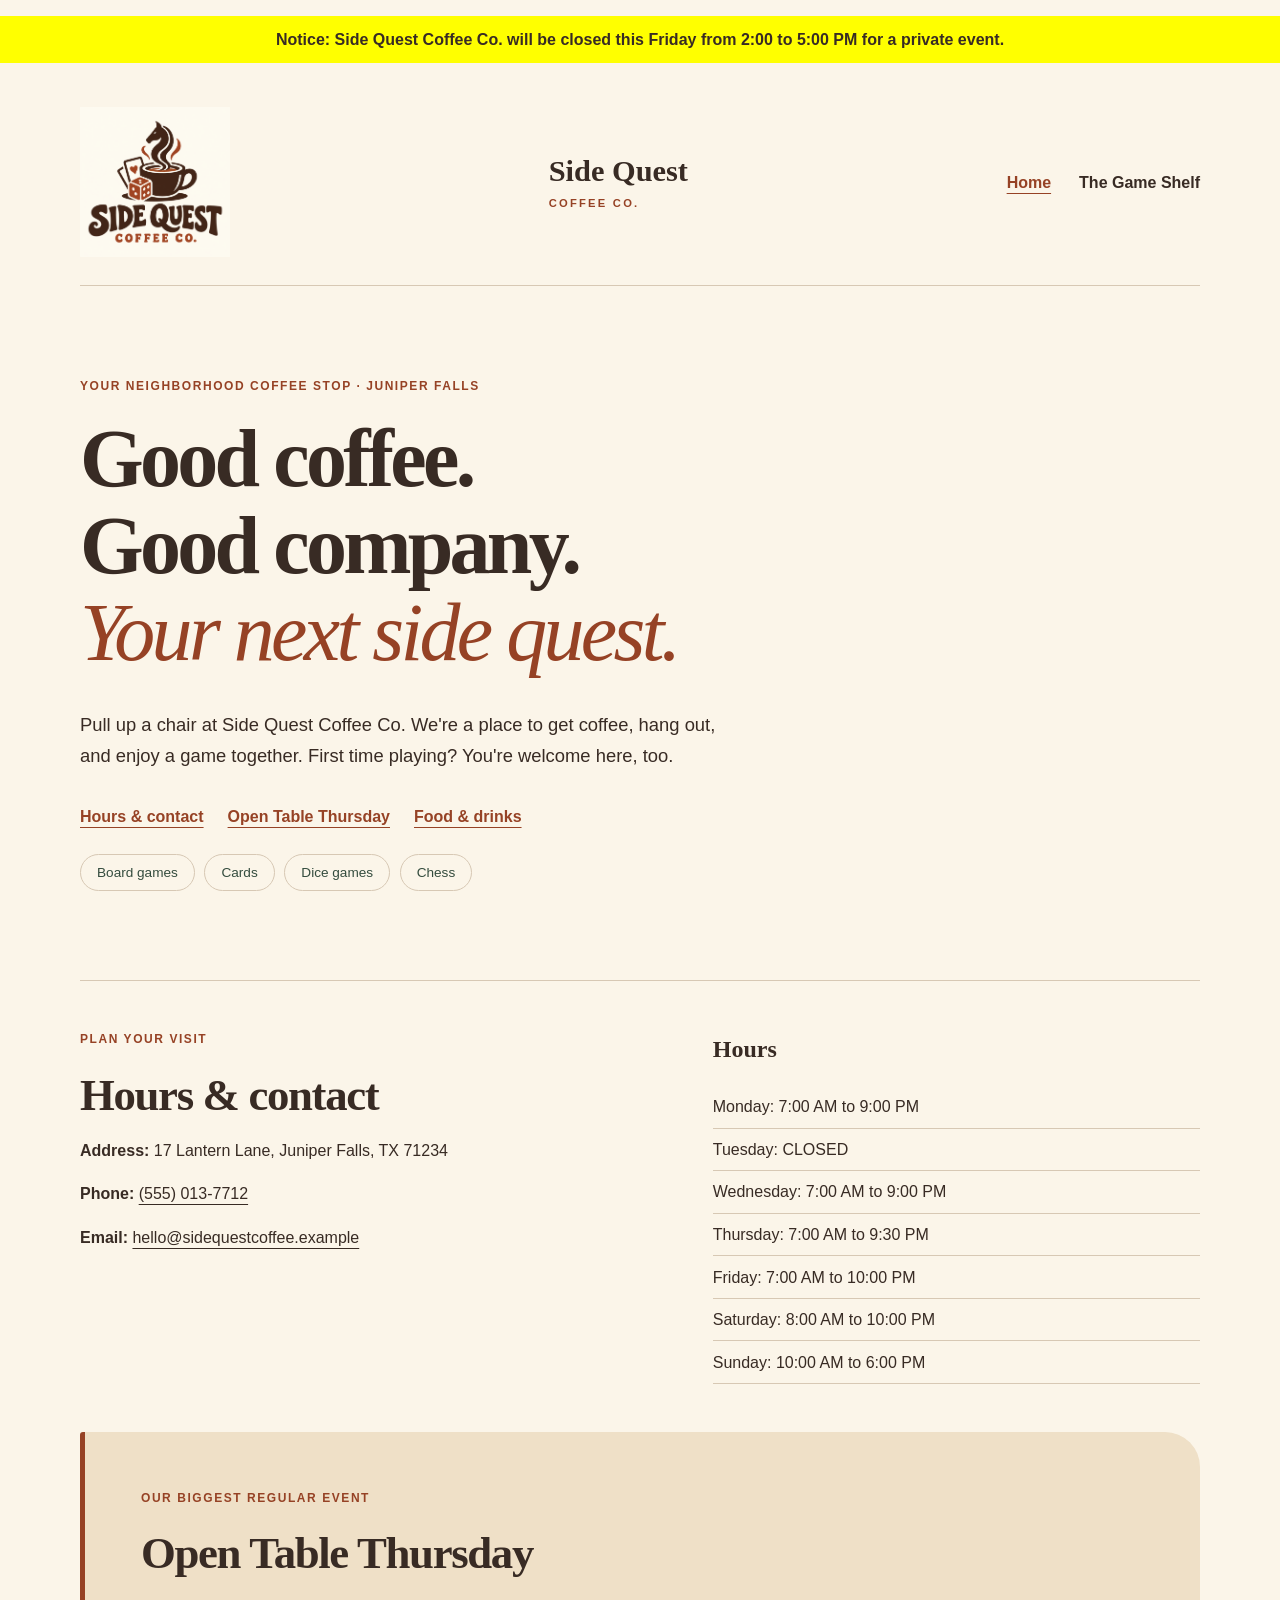
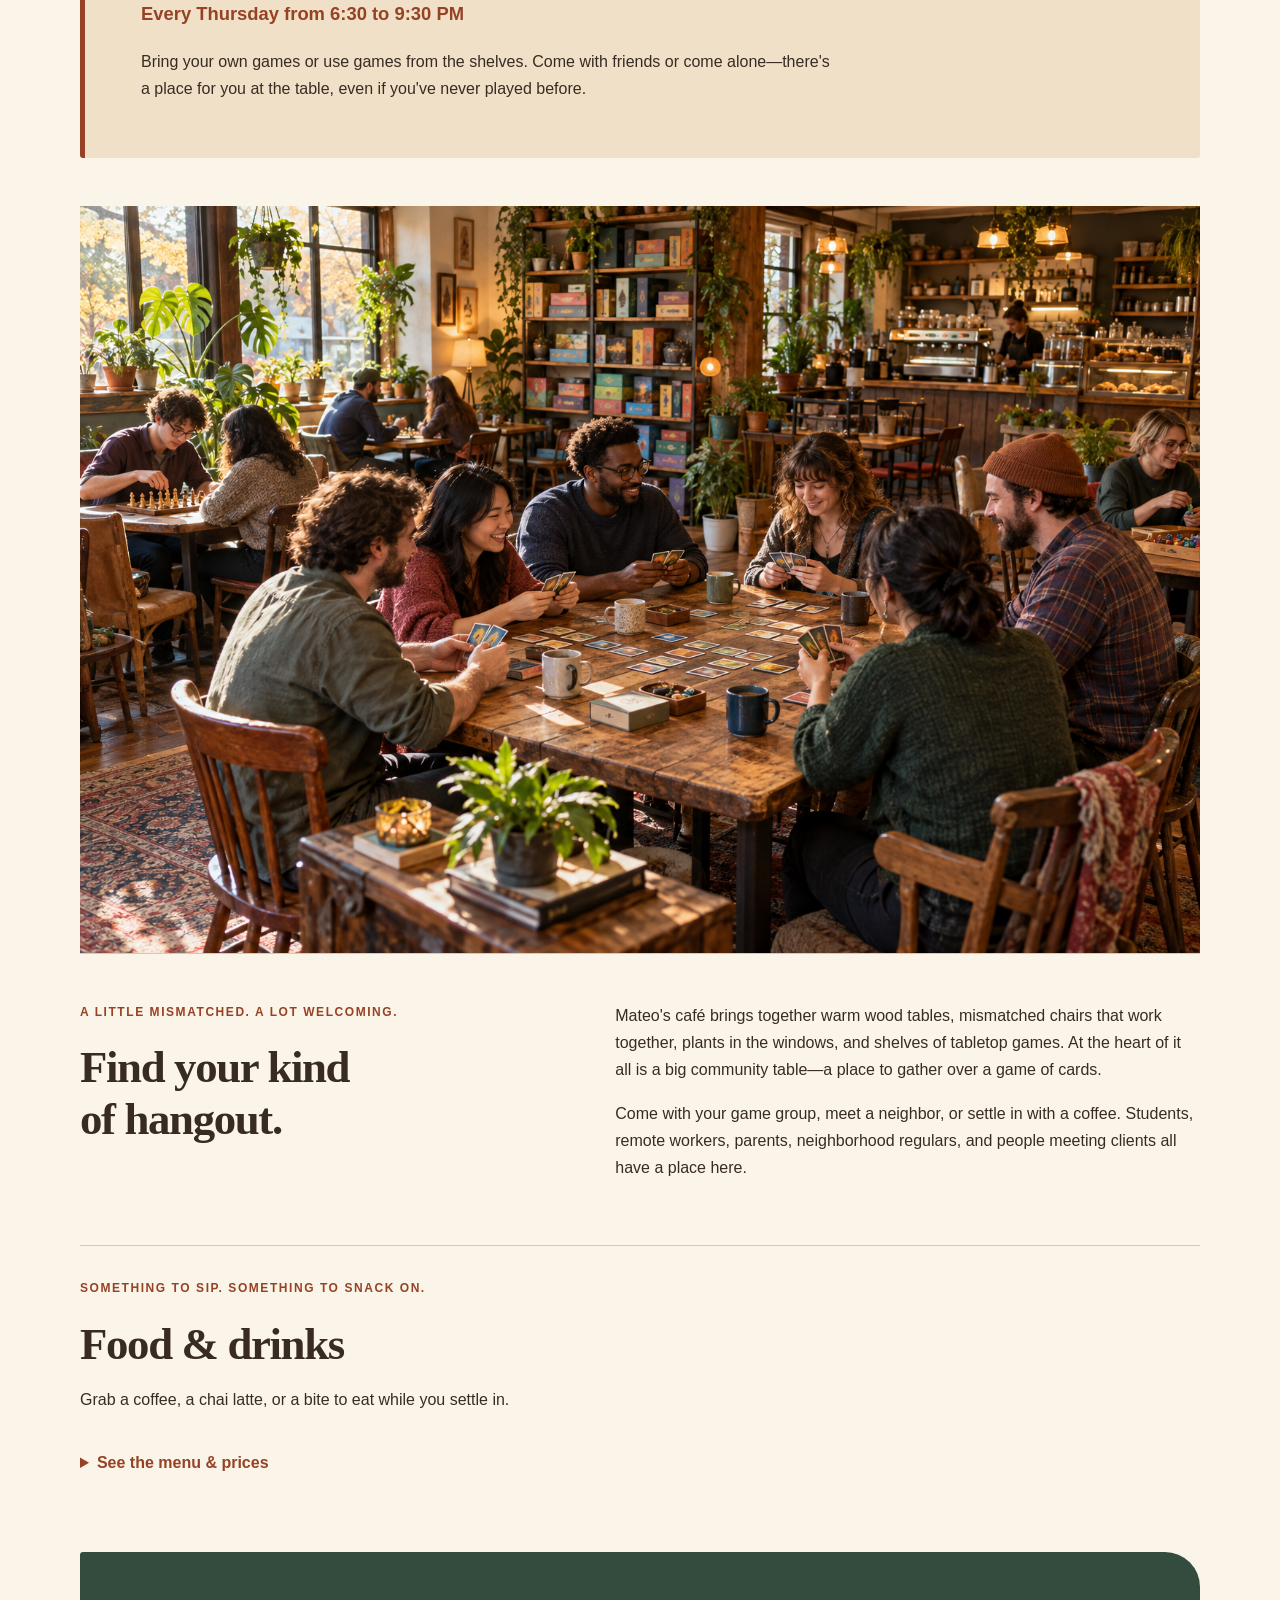
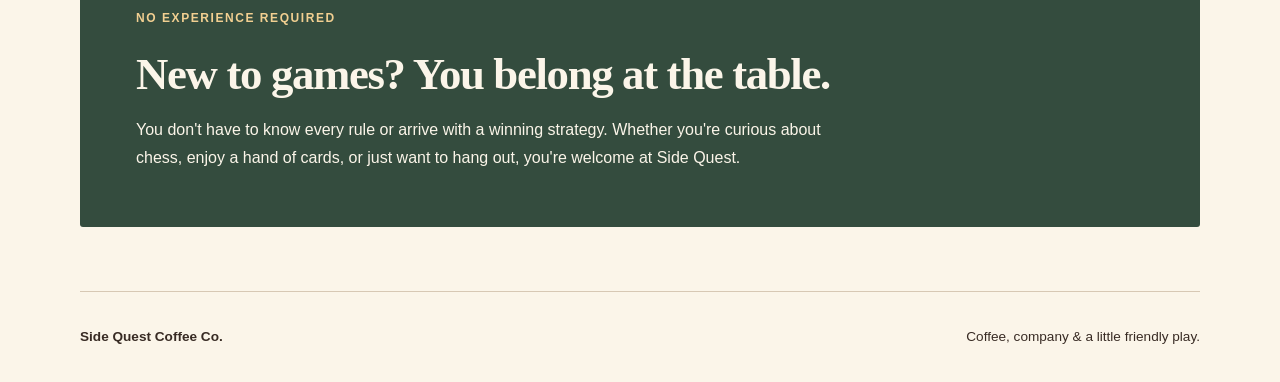
<file: index.html>
<!DOCTYPE html>
<html lang="en">
<head>
  <meta charset="UTF-8">
  <meta name="viewport" content="width=device-width, initial-scale=1.0">
  <meta name="description" content="Meet Side Quest Coffee Co., a neighborhood café in Juniper Falls for coffee, conversation, and physical tabletop games. Beginners welcome.">
  <title>Side Quest Coffee Co. | Neighborhood Café in Juniper Falls</title>
  <link rel="stylesheet" href="style.css">
</head>
<body>
  <p style="background-color: yellow; font-weight: bold; padding: 10px; text-align: center;">
  Notice: Side Quest Coffee Co. will be closed this Friday from 2:00 to 5:00 PM for a private event.
</p>
  <a class="skip-link" href="#main">Skip to content</a>
  <header class="site-header">
    <img src="images/sidequest-logo.png.png"
     alt="Side Quest Coffee Co. logo with a coffee cup, chess-knight-shaped steam, playing cards, and a die"
     width="150">
    <a class="brand" href="index.html">Side Quest <span>Coffee Co.</span></a>
    <nav aria-label="Main navigation">
      <a href="index.html" aria-current="page">Home</a>
      <a href="games.html">The Game Shelf</a>
    </nav>
  </header>

  <main id="main">
    <section class="intro" aria-labelledby="intro-title">
      <p class="eyebrow">Your neighborhood coffee stop · Juniper Falls</p>
      <h1 id="intro-title">Good coffee.<br>Good company.<br><em>Your next side quest.</em></h1>
      <p class="lead">Pull up a chair at Side Quest Coffee Co. We're a place to get coffee, hang out, and enjoy a game together. First time playing? You're welcome here, too.</p>
      <p class="quick-links"><a href="#visit">Hours &amp; contact</a><a href="#open-table">Open Table Thursday</a><a href="#menu">Food &amp; drinks</a></p>
      <div class="game-types" aria-label="Games at the café">
        <span>Board games</span><span>Cards</span><span>Dice games</span><span>Chess</span>
      </div>
    </section>

    <section class="visit" id="visit" aria-labelledby="visit-title">
      <div>
        <p class="eyebrow">Plan your visit</p>
        <h2 id="visit-title">Hours &amp; contact</h2>
        <address>
          <p><strong>Address:</strong> 17 Lantern Lane, Juniper Falls, TX 71234</p>
          <p><strong>Phone:</strong> <a href="tel:+15550137712">(555) 013-7712</a></p>
          <p><strong>Email:</strong> <a href="mailto:hello@sidequestcoffee.example">hello@sidequestcoffee.example</a></p>
        </address>
      </div>
      <div class="hours">
        <h3>Hours</h3>
        <ul>
          <li>Monday: 7:00 AM to 9:00 PM</li>
          <li>Tuesday: CLOSED</li>
          <li>Wednesday: 7:00 AM to 9:00 PM</li>
          <li>Thursday: 7:00 AM to 9:30 PM</li>
          <li>Friday: 7:00 AM to 10:00 PM</li>
          <li>Saturday: 8:00 AM to 10:00 PM</li>
          <li>Sunday: 10:00 AM to 6:00 PM</li>
        </ul>
      </div>
    </section>

    <section class="event" id="open-table" aria-labelledby="event-title">
      <p class="eyebrow">Our biggest regular event</p>
      <h2 id="event-title">Open Table Thursday</h2>
      <p class="event-time">Every Thursday from 6:30 to 9:30 PM</p>
      <p>Bring your own games or use games from the shelves. Come with friends or come alone—there's a place for you at the table, even if you've never played before.</p>
    </section>

    <img src="images/sidequest-nonlogo.png.png"
     alt="Friends playing cards around a wooden café table, with mismatched chairs, window plants, and shelves of tabletop games">

    <section class="gather" aria-labelledby="gather-title">
      <div>
        <p class="eyebrow">A little mismatched. A lot welcoming.</p>
        <h2 id="gather-title">Find your kind<br>of hangout.</h2>
      </div>
      <div class="gather-copy">
        <p>Mateo's café brings together warm wood tables, mismatched chairs that work together, plants in the windows, and shelves of tabletop games. At the heart of it all is a big community table—a place to gather over a game of cards.</p>
        <p>Come with your game group, meet a neighbor, or settle in with a coffee. Students, remote workers, parents, neighborhood regulars, and people meeting clients all have a place here.</p>
      </div>
    </section>

    <section class="menu-section" id="menu" aria-labelledby="menu-title">
      <p class="eyebrow">Something to sip. Something to snack on.</p>
      <h2 id="menu-title">Food &amp; drinks</h2>
      <p>Grab a coffee, a chai latte, or a bite to eat while you settle in.</p>
      <details class="menu-details">
        <summary>See the menu &amp; prices</summary>
        <ul class="menu-list">
          <li>Drip coffee: $3.25</li>
          <li>Cold brew: $4.50</li>
          <li>Maple latte: $5.25</li>
          <li>Chai latte: $4.75</li>
          <li>Cinnamon roll: $4.00</li>
          <li>Egg and cheddar breakfast sandwich: $6.50</li>
          <li>Soft pretzel with mustard: $5.50</li>
        </ul>
      </details>
    </section>

    <section class="welcome-note" aria-labelledby="welcome-title">
      <p class="eyebrow">No experience required</p>
      <h2 id="welcome-title">New to games? You belong at the table.</h2>
      <p>You don't have to know every rule or arrive with a winning strategy. Whether you're curious about chess, enjoy a hand of cards, or just want to hang out, you're welcome at Side Quest.</p>
    </section>
  </main>

  <footer class="site-footer">
    <p>Side Quest Coffee Co.</p>
    <p>Coffee, company &amp; a little friendly play.</p>
  </footer>
</body>
</html>
</file>
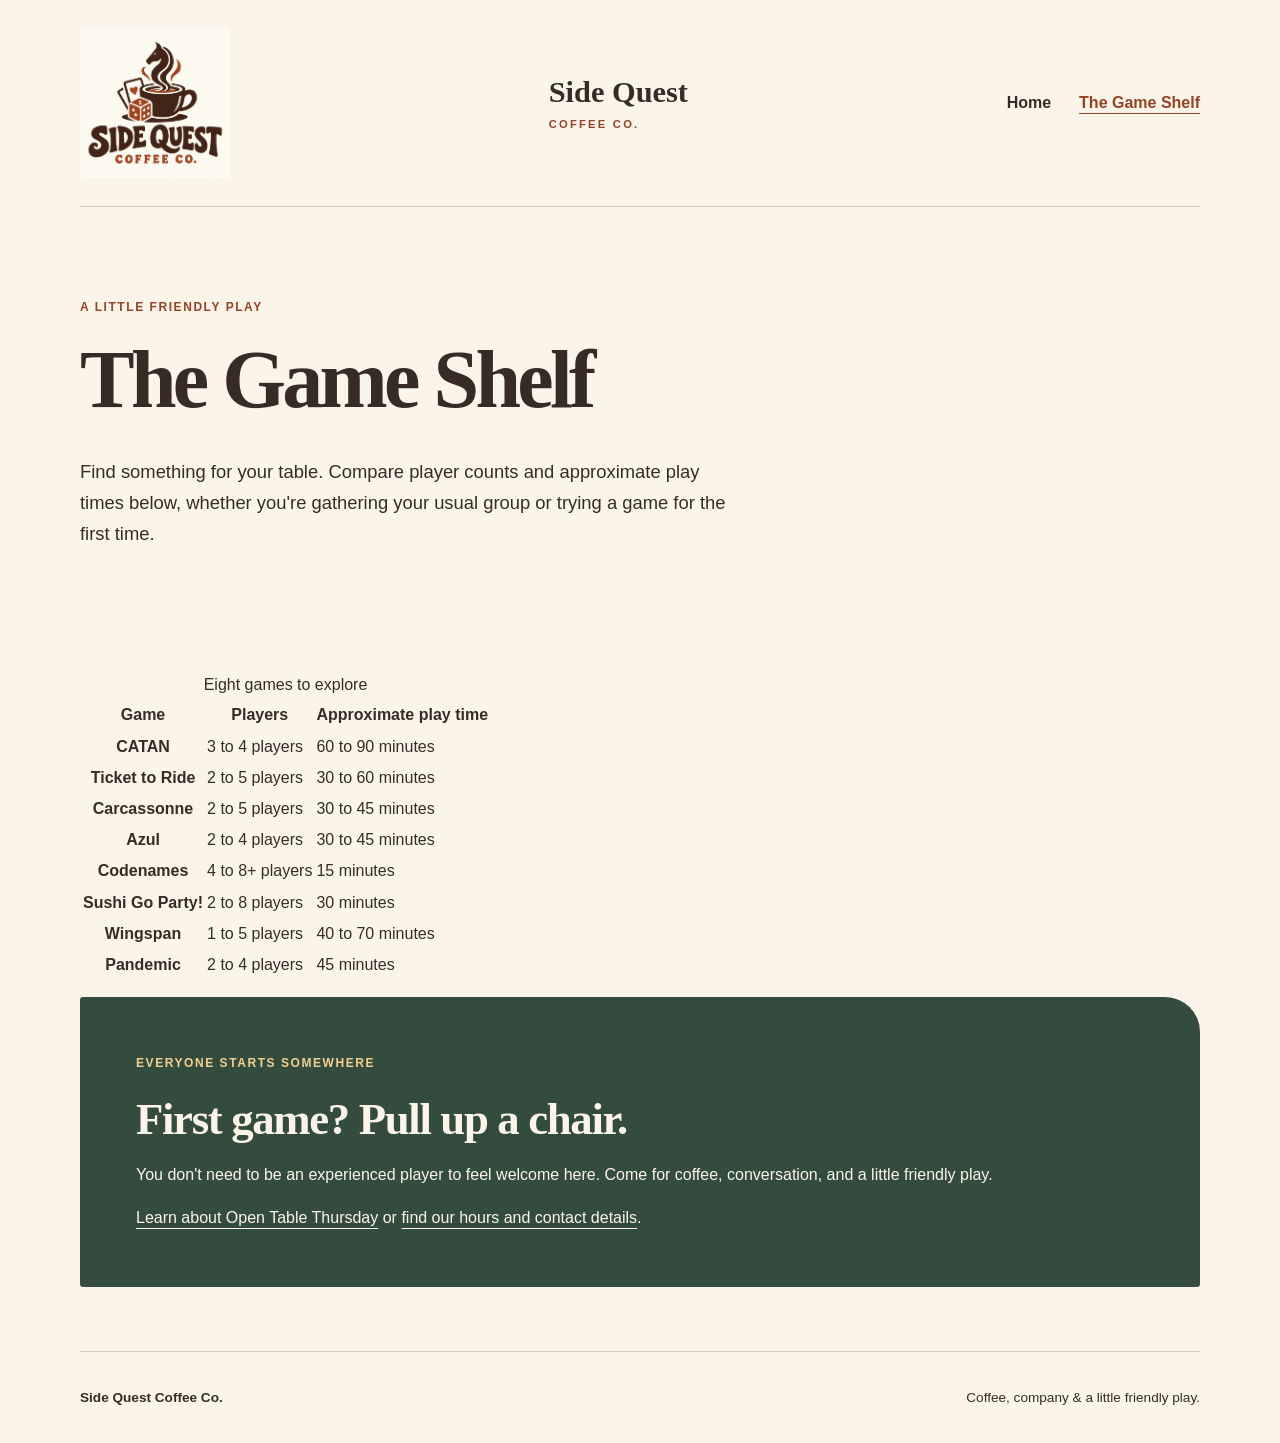
<file: games.html>
<!DOCTYPE html>
<html lang="en">
<head>
  <meta charset="UTF-8">
  <meta name="viewport" content="width=device-width, initial-scale=1.0">
  <meta name="description" content="Explore eight tabletop games at Side Quest Coffee Co. in Juniper Falls, with player counts and approximate play times. Beginners welcome.">
  <title>The Game Shelf | Side Quest Coffee Co.</title>
  <link rel="stylesheet" href="style.css">
</head>
<body>
  <a class="skip-link" href="#main">Skip to content</a>
  <header class="site-header">
    <img src="images/sidequest-logo.png.png"
     alt="Side Quest Coffee Co. logo with a coffee cup, chess-knight-shaped steam, playing cards, and a die"
     width="150">
    <a class="brand" href="index.html">Side Quest <span>Coffee Co.</span></a>
    <nav aria-label="Main navigation">
      <a href="index.html">Home</a>
      <a href="games.html" aria-current="page">The Game Shelf</a>
    </nav>
  </header>

  <main id="main">
    <section class="intro shelf-intro" aria-labelledby="shelf-title">
      <p class="eyebrow">A little friendly play</p>
      <h1 id="shelf-title">The Game Shelf</h1>
      <p class="lead">Find something for your table. Compare player counts and approximate play times below, whether you're gathering your usual group or trying a game for the first time.</p>
    </section>

    <div class="shelf-table-wrap">
      <table class="shelf-table">
        <caption>Eight games to explore</caption>
        <thead>
          <tr><th scope="col">Game</th><th scope="col">Players</th><th scope="col">Approximate play time</th></tr>
        </thead>
        <tbody>
          <tr><th scope="row">CATAN</th><td>3 to 4 players</td><td>60 to 90 minutes</td></tr>
          <tr><th scope="row">Ticket to Ride</th><td>2 to 5 players</td><td>30 to 60 minutes</td></tr>
          <tr><th scope="row">Carcassonne</th><td>2 to 5 players</td><td>30 to 45 minutes</td></tr>
          <tr><th scope="row">Azul</th><td>2 to 4 players</td><td>30 to 45 minutes</td></tr>
          <tr><th scope="row">Codenames</th><td>4 to 8+ players</td><td>15 minutes</td></tr>
          <tr><th scope="row">Sushi Go Party!</th><td>2 to 8 players</td><td>30 minutes</td></tr>
          <tr><th scope="row">Wingspan</th><td>1 to 5 players</td><td>40 to 70 minutes</td></tr>
          <tr><th scope="row">Pandemic</th><td>2 to 4 players</td><td>45 minutes</td></tr>
        </tbody>
      </table>
    </div>

    <section class="welcome-note" aria-labelledby="new-player-title">
      <p class="eyebrow">Everyone starts somewhere</p>
      <h2 id="new-player-title">First game? Pull up a chair.</h2>
      <p>You don't need to be an experienced player to feel welcome here. Come for coffee, conversation, and a little friendly play.</p>
      <p><a href="index.html#open-table">Learn about Open Table Thursday</a> or <a href="index.html#visit">find our hours and contact details</a>.</p>
    </section>
  </main>

  <footer class="site-footer">
    <p>Side Quest Coffee Co.</p>
    <p>Coffee, company &amp; a little friendly play.</p>
  </footer>
</body>
</html>
</file>
<file: style.css>
:root {
  --paper: #fbf5e9;
  --ink: #382b24;
  --rust: #964225;
  --green: #344c3e;
  --line: #d7c8b4;
}

* { box-sizing: border-box; }
body {
  margin: 0;
  background: var(--paper);
  color: var(--ink);
  font-family: Arial, Helvetica, sans-serif;
  font-size: 1rem;
  line-height: 1.7;
}
a { color: inherit; text-underline-offset: 0.3em; }
a:focus-visible { outline: 3px solid var(--rust); outline-offset: 6px; }
.skip-link {
  position: absolute;
  top: -100px;
  left: 1rem;
  padding: 0.5rem 1rem;
  background: var(--paper);
  z-index: 2;
}
.skip-link:focus { top: 1rem; }
.site-header, main, .site-footer {
  width: min(1120px, calc(100% - 3rem));
  margin-inline: auto;
}
.site-header {
  display: flex;
  justify-content: space-between;
  align-items: center;
  gap: 2rem;
  padding-block: 1.75rem;
  border-bottom: 1px solid var(--line);
}
.brand {
  font-family: Georgia, 'Times New Roman', serif;
  font-size: 1.9rem;
  font-weight: bold;
  line-height: 1.1;
  text-decoration: none;
}
.brand span {
  display: block;
  margin-top: 0.5rem;
  font-family: Arial, Helvetica, sans-serif;
  font-size: 0.7rem;
  letter-spacing: 0.2em;
  text-transform: uppercase;
  color: var(--rust);
}
nav { display: flex; flex-wrap: wrap; gap: 1.75rem; }
nav a { padding-block: 0.5rem; font-weight: bold; text-decoration: none; }
nav a:hover, nav a[aria-current="page"] { color: var(--rust); text-decoration: underline; }
.intro { padding-block: clamp(3rem, 7vw, 6rem); }
.eyebrow {
  margin: 0 0 1.25rem;
  font-size: 0.75rem;
  font-weight: bold;
  letter-spacing: 0.13em;
  text-transform: uppercase;
  color: var(--rust);
}
h1, h2 { font-family: Georgia, 'Times New Roman', serif; text-wrap: balance; }
h1 {
  margin: 0;
  max-width: 1000px;
  font-size: clamp(2.7rem, 6.4vw, 5.6rem);
  line-height: 1.06;
  letter-spacing: -0.045em;
}
h1 em { color: var(--rust); font-weight: normal; }
.lead { max-width: 660px; margin-block: 2rem; font-size: 1.15rem; }
.game-types { display: flex; flex-wrap: wrap; gap: 0.6rem; }
.game-types span {
  padding: 0.35rem 1rem;
  border: 1px solid var(--line);
  border-radius: 50px;
  font-size: 0.85rem;
  color: var(--green);
}
.gather {
  display: grid;
  grid-template-columns: 1fr 1.2fr;
  gap: 3rem;
  padding-block: 3rem;
  border-top: 1px solid var(--line);
}
h2 { margin: 0; font-size: clamp(2rem, 3.5vw, 3rem); line-height: 1.15; letter-spacing: -0.03em; }
.gather-copy p:first-child { margin-top: 0; }
.welcome-note {
  margin-block: 1rem 4rem;
  padding: clamp(1.5rem, 5vw, 3.5rem);
  background: var(--green);
  color: var(--paper);
  border-radius: 3px 35px 3px 3px;
}
.welcome-note .eyebrow { color: #f1cf91; }
.welcome-note p:last-child { max-width: 700px; margin-bottom: 0; }
.site-footer {
  display: flex;
  justify-content: space-between;
  gap: 1rem;
  padding-block: 1.25rem;
  border-top: 1px solid var(--line);
  font-size: 0.85rem;
}
.site-footer p:first-child { font-weight: bold; }
/* Image styles are ready for the supplied logo and café photograph. */
img { display: block; max-width: 100%; height: auto; }

@media (max-width: 640px) {
  .site-header { align-items: flex-start; flex-direction: column; gap: 1.25rem; }
  nav { gap: 1.5rem; }
  .gather { grid-template-columns: 1fr; gap: 1.5rem; }
  .site-footer { flex-direction: column; gap: 0; }
  .site-footer p { margin-block: 0.3rem; }
}

/* Homepage visit details, weekly event, and compact menu. */
.quick-links { display: flex; flex-wrap: wrap; gap: 0.75rem 1.5rem; margin-block: 1.5rem; font-weight: bold; color: var(--rust); }
.visit { display: grid; grid-template-columns: 1.2fr 1fr; gap: 3rem; padding-block: 3rem; border-top: 1px solid var(--line); }
address { font-style: normal; overflow-wrap: anywhere; }
h3 { margin: 0 0 1rem; font-family: Georgia, 'Times New Roman', serif; font-size: 1.5rem; }
.hours ul, .menu-list { list-style: none; padding: 0; margin: 0; }
.hours li, .menu-list li { padding-block: 0.45rem; border-bottom: 1px solid var(--line); }
.event { padding: clamp(1.5rem, 5vw, 3.5rem); margin-block: 0 3rem; background: #efe0c7; border-left: 5px solid var(--rust); border-radius: 3px 35px 3px 3px; }
.event-time { font-size: 1.15rem; font-weight: bold; color: var(--rust); }
.event p:last-child { max-width: 700px; margin-bottom: 0; }
.menu-section { padding-block: 2rem 3rem; border-top: 1px solid var(--line); }
.menu-details { max-width: 700px; margin-top: 1.5rem; }
summary { cursor: pointer; font-weight: bold; color: var(--rust); padding-block: 0.75rem; }
summary:focus-visible { outline: 3px solid var(--rust); outline-offset: 4px; }
.menu-details[open] summary { margin-bottom: 0.5rem; }
@media (max-width: 640px) { .visit { grid-template-columns: 1fr; gap: 1.5rem; } }
</file>
